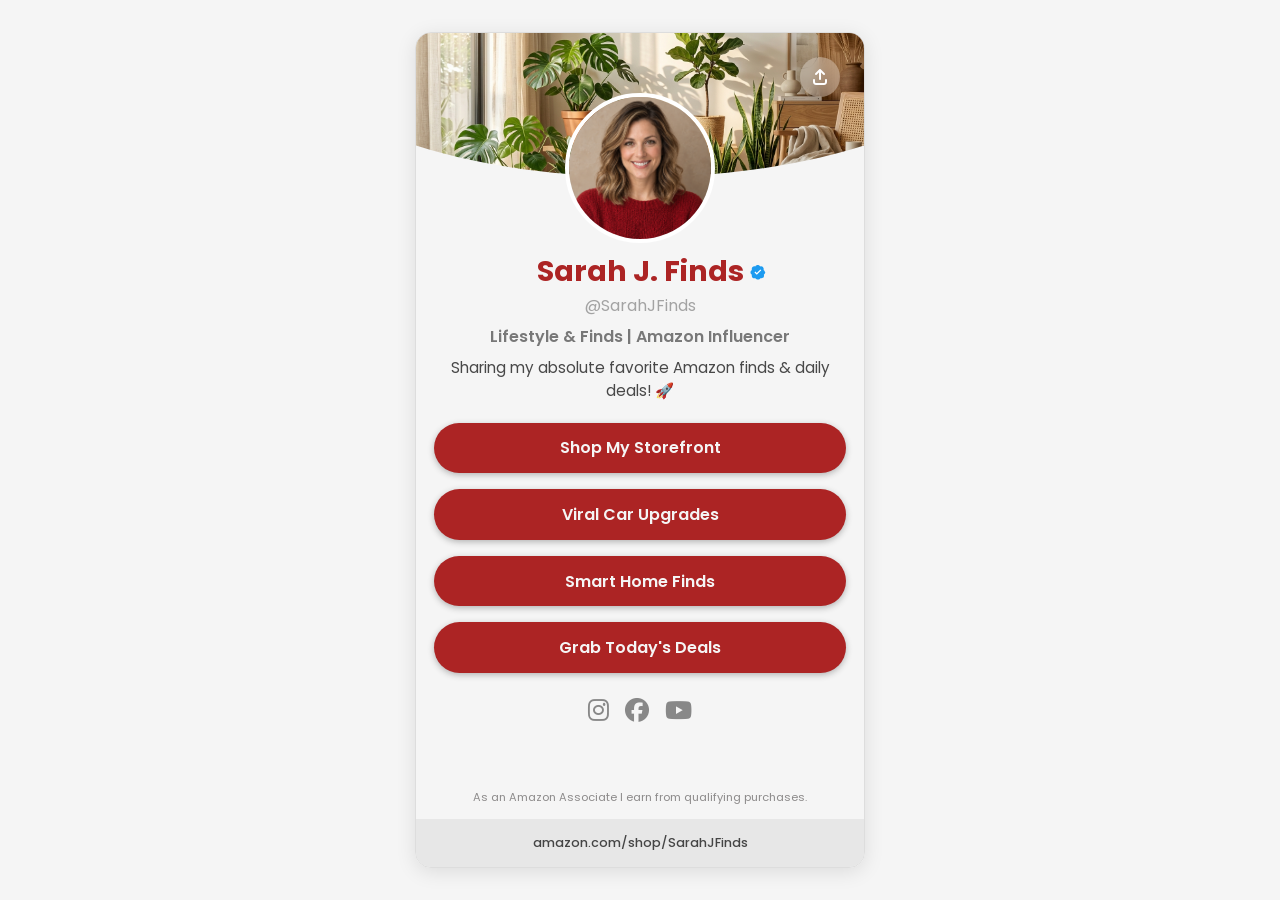
<file: index.html>
<!DOCTYPE html>
<html lang="en">

<head>
    <meta charset="UTF-8">
    <meta name="viewport" content="width=device-width, initial-scale=1.0, viewport-fit=cover">
    <title>Sarah Johnson Finds</title>
    <link rel="stylesheet" href="style.css">
    <link rel="icon" type="image/webp" href="/favicon.webp?v=2">
    <link rel="stylesheet" href="https://cdnjs.cloudflare.com/ajax/libs/font-awesome/6.5.1/css/all.min.css">
    <link href="https://fonts.googleapis.com/css2?family=Poppins:wght@400;500;600;700&display=swap" rel="stylesheet">
</head>

<body>
    <main>
        <div class="top-banner"></div>
        <div class="profile-section">
            <img src="/avatar.png?v=2" class="profile-pic" alt="Profile">
        </div>

        <section class="bio-card">
            <button class="bio-card__share-btn" onclick="sharePage()" aria-label="Share Page">
                <i class="fa-solid fa-arrow-up-from-bracket"></i>
            </button>

            <div class="bio-card__user-info">
                <h2 class="bio-card__title">
                    Sarah J. Finds
                    <svg class="bio-card__verified-icon" viewBox="0 0 24 24" fill="none">
                        <path
                            d="M22.5 12.5c0-1.58-.875-2.95-2.148-3.6.154-.435.238-.905.238-1.4 0-2.21-1.79-4-4-4-.495 0-.965.084-1.4.238C14.55 2.475 13.18 1.6 11.6 1.6c-1.58 0-2.95.875-3.6 2.148-.435-.154-.905-.238-1.4-.238-2.21 0-4 1.79-4 4 0 .495.084.965.238 1.4C1.575 9.55.7 10.92.7 12.5c0 1.58.875 2.95 2.148 3.6-.154.435-.238.905-.238 1.4 0 2.21 1.79 4 4 4 .495 0 .965-.084 1.4-.238 1.05 1.273 2.42 2.148 4 2.148 1.58 0 2.95-.875 3.6-2.148.435.154.905.238 1.4.238 2.21 0 4-1.79 4-4 0-.495-.084-.965-.238-1.4 1.273-1.05 2.148-2.42 2.148-4z"
                            fill="#1d9bf0" />
                        <path d="M10.2 16.2l-3.5-3.5 1.4-1.4 2.1 2.1 5.3-5.3 1.4 1.4-6.7 6.7z" fill="#ffffff" />
                    </svg>
                </h2>
                <div class="sub-info">
                    <p class="bio-card__handle">@SarahJFinds</p>
                    <p class="bio-card__tag">Lifestyle & Finds | Amazon Influencer</p>
                    <p class="bio-card__desc">Sharing my absolute favorite Amazon finds & daily deals! 🚀</p>
                </div>
            </div>

            <section class="bio-card__links">
                <a class="bio-card__link-item" href="https://a.co/d/093No6jD">Shop My Storefront</a>
                <a class="bio-card__link-item"
                    href="https://www.amazon.com/shop/sarahjfinds/list/167Q8BBT20UN0?ref_=aipsflist&tag=sarahjfinds01-20">Viral
                    Car Upgrades</a>
                <a class="bio-card__link-item"
                    href="https://www.amazon.com/shop/sarahjfinds/list/2NCEA0ME5L32X?ref_=aipsflist&tag=sarahjfinds01-20">Smart
                    Home Finds</a>
                <a class="bio-card__link-item" href="https://a.co/d/093No6jD">Grab Today's Deals</a>
            </section>

            <section class="bio-card__socials">
                <a href="https://www.instagram.com/sarahjfinds">
                    <i class="fa-brands fa-instagram bio-card__social-icon"></i>
                </a>
                <a href="https://facebook.com/sarahjfinds">
                    <i class="fa-brands fa-facebook bio-card__social-icon"></i>
                </a>
                <a href="https://youtube.com/@SarahJFinds">
                    <i class="fa-brands fa-youtube bio-card__social-icon"></i>
                </a>
            </section>

            <span class="bio-card__disclosure">As an Amazon Associate I earn from qualifying purchases.</span>

            <footer class="bio-card__footer">
                <span>amazon.com/shop/SarahJFinds</span>
            </footer>
        </section>

        <script>
            function sharePage() {
                if (navigator.share) {
                    navigator.share({
                        title: document.title,
                        url: window.location.href
                    }).catch(err => console.log('Share canceled'));
                } else {
                    navigator.clipboard.writeText(window.location.href);
                    alert("Link copied to clipboard!");
                }
            }
        </script>
    </main>
</body>

</html>
</file>
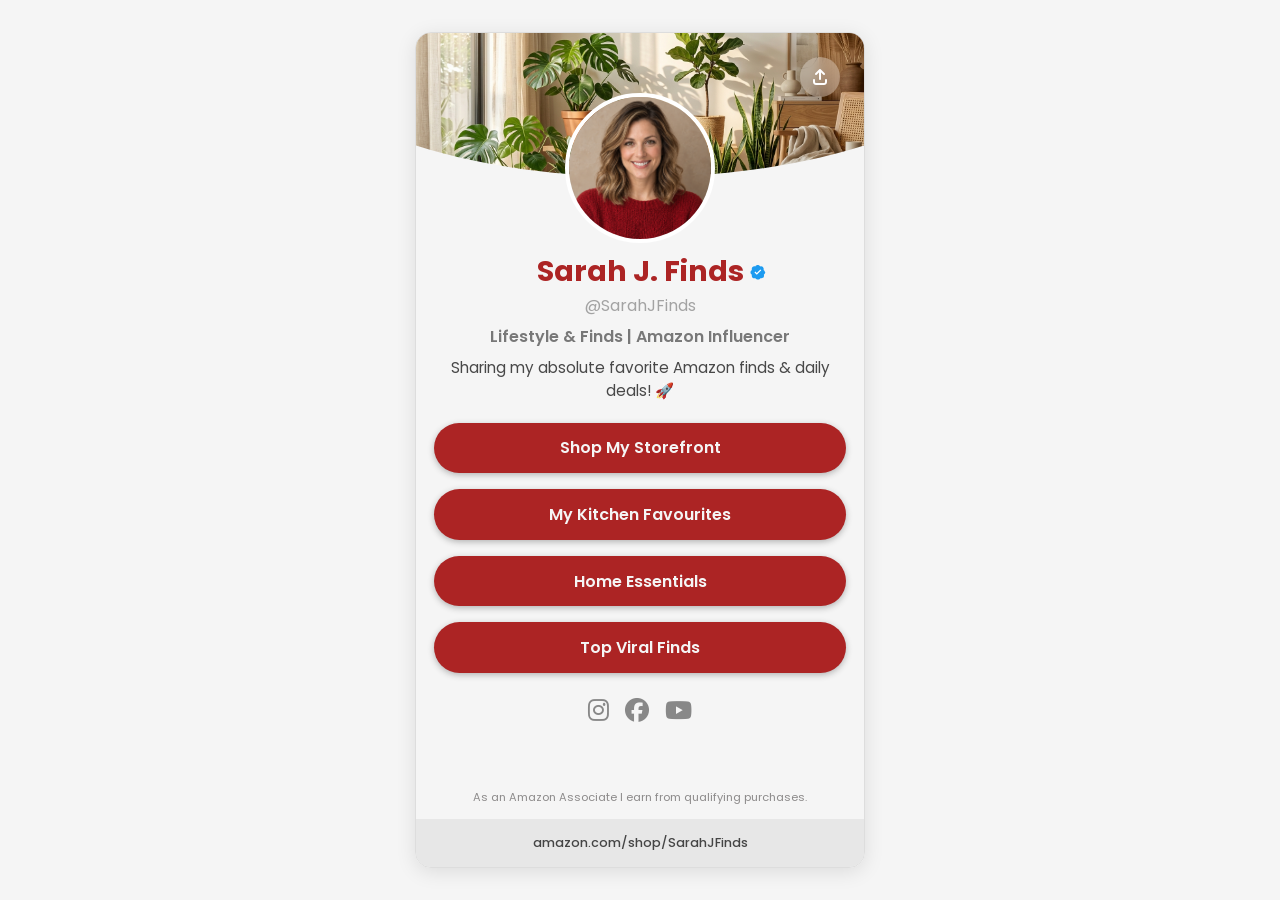
<file: uk/index.html>
<!DOCTYPE html>
<html lang="en">

<head>
    <meta charset="UTF-8">
    <meta name="viewport" content="width=device-width, initial-scale=1.0, viewport-fit=cover">
    <title>Sarah Johnson Finds</title>
    <link rel="stylesheet" href="/style.css?v=2">
    <link rel="icon" type="image/webp" href="/favicon.webp?v=2">
    <link rel="stylesheet" href="https://cdnjs.cloudflare.com/ajax/libs/font-awesome/6.5.1/css/all.min.css">
    <link href="https://fonts.googleapis.com/css2?family=Poppins:wght@400;500;600;700&display=swap" rel="stylesheet">
</head>

<body>
    <main>
        <div class="top-banner"></div>
        <div class="profile-section">
            <img src="/avatar.png?v=4" class="profile-pic" alt="Profile">
        </div>

        <section class="bio-card">
            <button class="bio-card__share-btn" onclick="sharePage()" aria-label="Share Page">
                <i class="fa-solid fa-arrow-up-from-bracket"></i>
            </button>

            <div class="bio-card__user-info">
                <h2 class="bio-card__title">
                    Sarah J. Finds
                    <svg class="bio-card__verified-icon" viewBox="0 0 24 24" fill="none">
                        <path
                            d="M22.5 12.5c0-1.58-.875-2.95-2.148-3.6.154-.435.238-.905.238-1.4 0-2.21-1.79-4-4-4-.495 0-.965.084-1.4.238C14.55 2.475 13.18 1.6 11.6 1.6c-1.58 0-2.95.875-3.6 2.148-.435-.154-.905-.238-1.4-.238-2.21 0-4 1.79-4 4 0 .495.084.965.238 1.4C1.575 9.55.7 10.92.7 12.5c0 1.58.875 2.95 2.148 3.6-.154.435-.238.905-.238 1.4 0 2.21 1.79 4 4 4 .495 0 .965-.084 1.4-.238 1.05 1.273 2.42 2.148 4 2.148 1.58 0 2.95-.875 3.6-2.148.435.154.905.238 1.4.238 2.21 0 4-1.79 4-4 0-.495-.084-.965-.238-1.4 1.273-1.05 2.148-2.42 2.148-4z"
                            fill="#1d9bf0" />
                        <path d="M10.2 16.2l-3.5-3.5 1.4-1.4 2.1 2.1 5.3-5.3 1.4 1.4-6.7 6.7z" fill="#ffffff" />
                    </svg>
                </h2>
                <div class="sub-info">
                    <p class="bio-card__handle">@SarahJFinds</p>
                    <p class="bio-card__tag">Lifestyle & Finds | Amazon Influencer</p>
                    <p class="bio-card__desc">Sharing my absolute favorite Amazon finds & daily deals! 🚀</p>
                </div>
            </div>

            <section class="bio-card__links">
                <a class="bio-card__link-item" 
                    href="https://amzn.eu/d/0iKaTHCz">
                    Shop My Storefront
                </a>
                <a class="bio-card__link-item" 
                    href="https://www.amazon.co.uk/shop/sarahjfinds/list/PK3HHGYCZIS7?ref_=aipsflist&tag=sarahjohnso06-21">
                    My Kitchen Favourites
                </a>
                <a class="bio-card__link-item"
                    href="https://www.amazon.co.uk/shop/sarahjfinds/list/3J3K1BHDVQWTW?ref_=aipsflist&tag=sarahjohnso06-21">
                    Home Essentials
                </a>
                <a class="bio-card__link-item" 
                    href="https://amzn.eu/d/0iKaTHCz">
                    Top Viral Finds
                </a>
            </section>

            <section class="bio-card__socials">
                <a href="https://www.instagram.com/sarahjfinds">
                    <i class="fa-brands fa-instagram bio-card__social-icon"></i>
                </a>
                <a href="https://facebook.com/sarahjfinds">
                    <i class="fa-brands fa-facebook bio-card__social-icon"></i>
                </a>
                <a href="https://youtube.com/@SarahJFinds">
                    <i class="fa-brands fa-youtube bio-card__social-icon"></i>
                </a>
            </section>

            <span class="bio-card__disclosure">As an Amazon Associate I earn from qualifying purchases.</span>

            <footer class="bio-card__footer">
                <span>amazon.com/shop/SarahJFinds</span>
            </footer>
        </section>

        <script>
            function sharePage() {
                if (navigator.share) {
                    navigator.share({
                        title: document.title,
                        url: window.location.href
                    }).catch(err => console.log('Share canceled'));
                } else {
                    navigator.clipboard.writeText(window.location.href);
                    alert("Link copied to clipboard!");
                }
            }
        </script>
    </main>
</body>

</html>
</file>
<file: style.css>
* {
    padding: 0;
    margin: 0;
    box-sizing: border-box;
}

body {
    background: whitesmoke;
    min-height: 100svh;
    display: flex;
    justify-content: center;
    user-select: none;
    font-family: 'Poppins', ui-sans-serif, system-ui, -apple-system, sans-serif;
}

main {
    position: relative;
    display: flex;
    flex-direction: column;
    align-items: center;
    max-width: 450px;
    width: 100%;
    min-height: 100vh;
}

.top-banner {
    width: 100%;
    height: 180px;
    background-image: url('background-img.png?v=2');
    background-size: cover;
    background-position: center;
    clip-path: ellipse(80% 80% at 50% 0);
}

.profile-pic {
    aspect-ratio: 1;
    width: clamp(130px, 35vw, 150px);
    border-radius: 50%;
    border: 4px solid #ffffff;
    margin-top: -120px;
    position: relative;
    z-index: 10;
    pointer-events: none;
}

.bio-card {
    flex: 1;
    display: flex;
    flex-direction: column;
    align-items: center;
    text-align: center;
    gap: 0.8rem;
    width: 100%;
}

.bio-card__share-btn {
    width: 2.5rem;
    height: 2.5rem;
    border-radius: 50%;
    background: rgba(255, 255, 255, 0.3);
    backdrop-filter: blur(6px);
    -webkit-backdrop-filter: blur(8px);
    border: none;
    box-shadow: 0 4px 12px rgba(0, 0, 0, 0.15);
    color: #ffffff;
    display: flex;
    align-items: center;
    justify-content: center;
    cursor: pointer;
    transition: transform 0.2s ease;
    position: fixed;
    top: 0;
    right: 0;
    margin: 1.5rem;
    z-index: 20;
}

.bio-card__share-btn i {
    font-size: 1rem;
}

.bio-card__share-btn:hover {
    transform: scale(1.08);
}

.bio-card__user-info {
    width: 90%;
}

.bio-card__title {
    display: inline-block;
    position: relative;
    font-size: 1.8rem;
    margin: 0 auto;
    color: #ac2424;
    font-weight: 700;
}

.bio-card__verified-icon {
    width: 1rem;
    height: 1rem;
    position: absolute;
    left: 100%;
    top: 50%;
    transform: translateY(-50%);
    margin-left: 6px;
}

.sub-info {
    display: grid;
    gap: 0.4rem;
}

.bio-card__handle {
    color: #a3a3a3;
    font-size: 1rem;
}

.bio-card__tag {
    color: #787878;
    font-weight: 600;
}

.bio-card__desc {
    font-size: 0.95rem;
    color: #484848;
}

.bio-card__links {
    margin-top: 0.5rem;
    display: grid;
    gap: 1rem;
    width: 100%;
    padding-inline: 1.1rem;
}

.bio-card__link-item {
    text-decoration: none;
    background: #ac2424;
    color: whitesmoke;
    font-weight: 600;
    border-radius: 2rem;
    padding: 0.8rem;
    box-shadow: 0 2px 6px #b3b3b3;
    transition: 0.3s ease;
}

.bio-card__link-item:hover {
    transform: scale(1.02);
}

.bio-card__socials {
    margin-top: 0.75rem;
    display: flex;
    align-items: center;
    gap: 1rem;
}

.bio-card__social-icon {
    font-size: 24px;
    color: #888888;
    transition: 0.3s;
    cursor: pointer;
}

.bio-card__social-icon:hover {
    transform: scale(1.1);
}

.fa-instagram:hover { color: #ff00ee; }
.fa-facebook:hover { color: #1877f2; }
.fa-youtube:hover { color: #ff0000; }

.bio-card__disclosure {
    margin-top: auto;
    font-size: 0.7rem;
    color: #8d8b8b;
    padding-inline: 1rem;
}

.bio-card__footer {
    background: #e7e7e7;
    color: #454545;
    font-size: 0.80rem;
    font-weight: 500;
    min-height: 3rem;
    display: flex;
    justify-content: center;
    align-items: center;
    width: 100%;
}

/* Responsive Desktop Rules */
@media (min-width: 450px) {
    main {
        margin-top: 2rem;
        margin-bottom: 2rem;
        box-shadow: 0 4px 20px rgba(0, 0, 0, 0.1);
        border-radius: 1rem;
        border: 1px solid #ddd;
        overflow: hidden;
        min-height: auto;
    }

    .bio-card__share-btn {
        position: absolute;
    }
}
</file>
